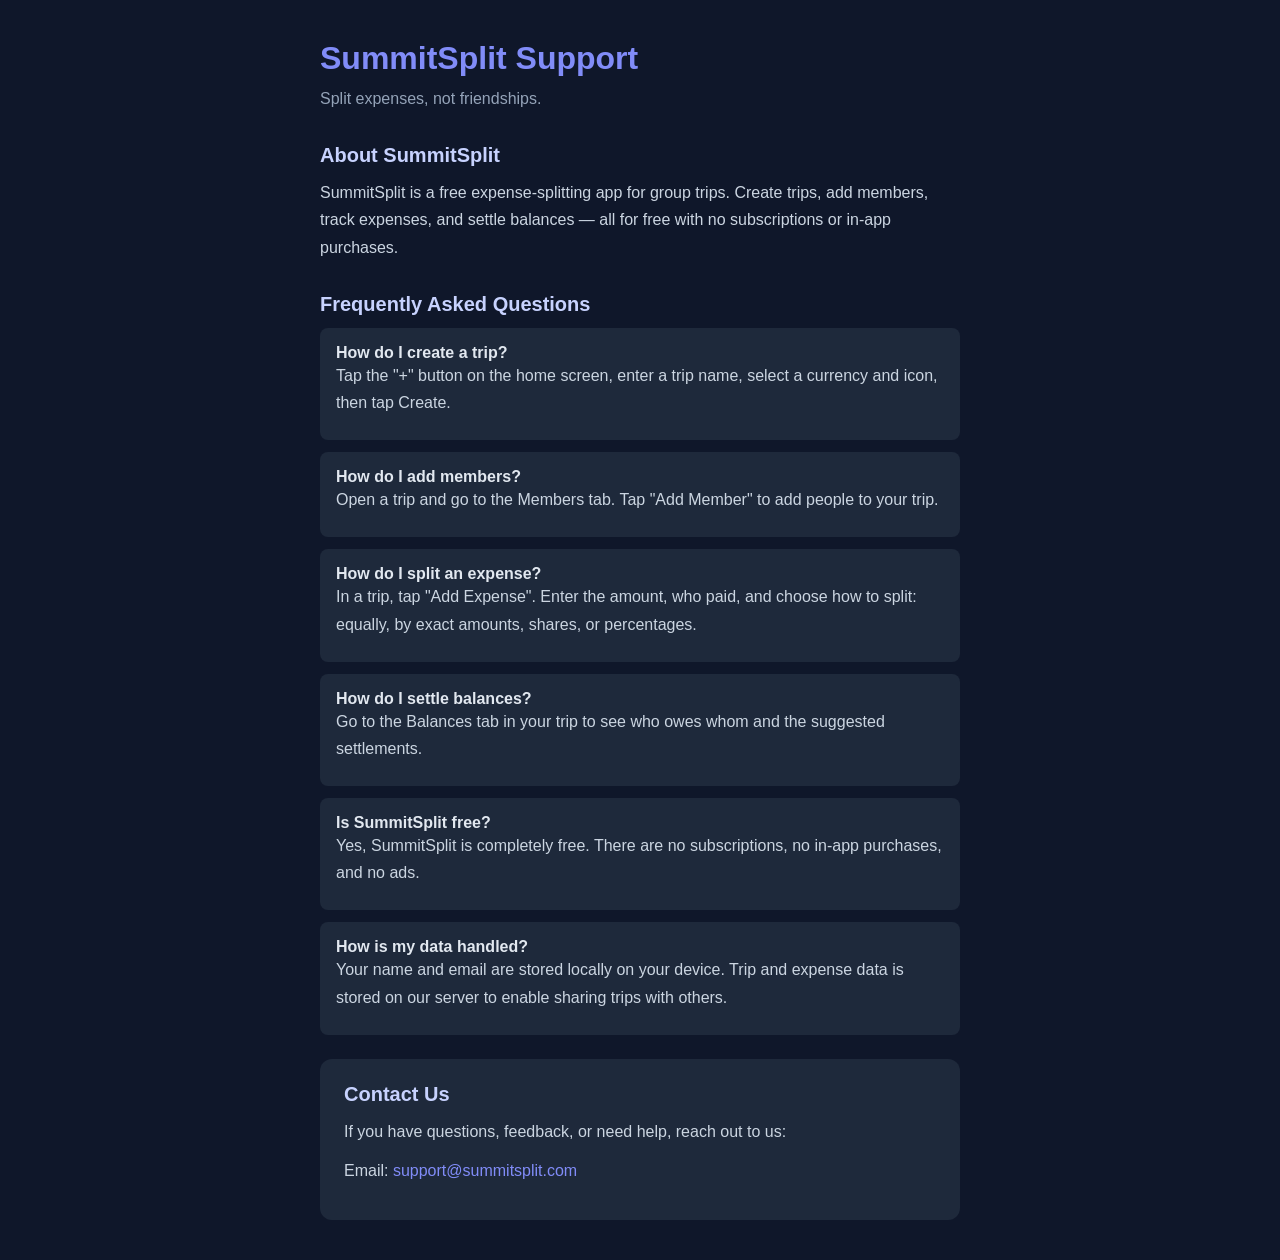
<file: flutter/web/support.html>
<!DOCTYPE html>
<html lang="en">
<head>
    <meta charset="UTF-8">
    <meta name="viewport" content="width=device-width, initial-scale=1.0">
    <title>SummitSplit - Support</title>
    <style>
        * { margin: 0; padding: 0; box-sizing: border-box; }
        body {
            font-family: -apple-system, BlinkMacSystemFont, 'Segoe UI', Roboto, sans-serif;
            background: #0f172a;
            color: #e2e8f0;
            min-height: 100vh;
            display: flex;
            flex-direction: column;
            align-items: center;
            padding: 40px 20px;
        }
        .container {
            max-width: 640px;
            width: 100%;
        }
        h1 {
            font-size: 2rem;
            color: #818cf8;
            margin-bottom: 8px;
        }
        h2 {
            font-size: 1.25rem;
            color: #c7d2fe;
            margin-top: 32px;
            margin-bottom: 12px;
        }
        p, li {
            line-height: 1.7;
            color: #cbd5e1;
            margin-bottom: 8px;
        }
        ul {
            padding-left: 20px;
            margin-bottom: 16px;
        }
        a {
            color: #818cf8;
            text-decoration: none;
        }
        a:hover {
            text-decoration: underline;
        }
        .contact-box {
            background: #1e293b;
            border-radius: 12px;
            padding: 24px;
            margin-top: 24px;
        }
        .contact-box p {
            margin-bottom: 12px;
        }
        .subtitle {
            color: #94a3b8;
            font-size: 1rem;
            margin-bottom: 32px;
        }
        .faq-item {
            background: #1e293b;
            border-radius: 8px;
            padding: 16px;
            margin-bottom: 12px;
        }
        .faq-item strong {
            color: #e2e8f0;
        }
    </style>
</head>
<body>
    <div class="container">
        <h1>SummitSplit Support</h1>
        <p class="subtitle">Split expenses, not friendships.</p>

        <h2>About SummitSplit</h2>
        <p>SummitSplit is a free expense-splitting app for group trips. Create trips, add members, track expenses, and settle balances — all for free with no subscriptions or in-app purchases.</p>

        <h2>Frequently Asked Questions</h2>

        <div class="faq-item">
            <strong>How do I create a trip?</strong>
            <p>Tap the "+" button on the home screen, enter a trip name, select a currency and icon, then tap Create.</p>
        </div>

        <div class="faq-item">
            <strong>How do I add members?</strong>
            <p>Open a trip and go to the Members tab. Tap "Add Member" to add people to your trip.</p>
        </div>

        <div class="faq-item">
            <strong>How do I split an expense?</strong>
            <p>In a trip, tap "Add Expense". Enter the amount, who paid, and choose how to split: equally, by exact amounts, shares, or percentages.</p>
        </div>

        <div class="faq-item">
            <strong>How do I settle balances?</strong>
            <p>Go to the Balances tab in your trip to see who owes whom and the suggested settlements.</p>
        </div>

        <div class="faq-item">
            <strong>Is SummitSplit free?</strong>
            <p>Yes, SummitSplit is completely free. There are no subscriptions, no in-app purchases, and no ads.</p>
        </div>

        <div class="faq-item">
            <strong>How is my data handled?</strong>
            <p>Your name and email are stored locally on your device. Trip and expense data is stored on our server to enable sharing trips with others.</p>
        </div>

        <div class="contact-box">
            <h2 style="margin-top: 0;">Contact Us</h2>
            <p>If you have questions, feedback, or need help, reach out to us:</p>
            <p>Email: <a href="mailto:support@summitsplit.com">support@summitsplit.com</a></p>
        </div>
    </div>
</body>
</html>
</file>
